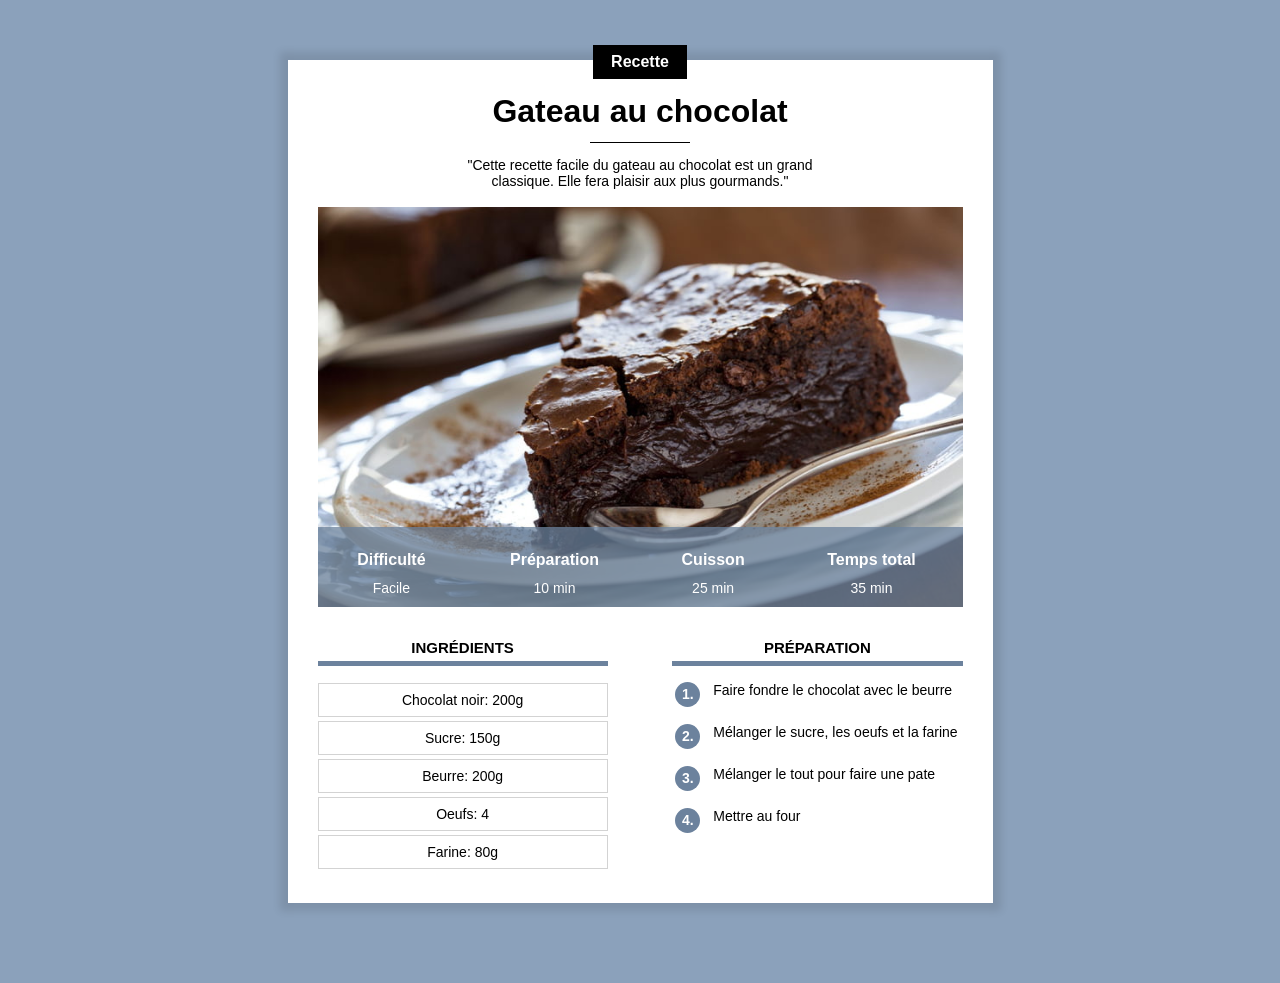
<file: index.html>
<!DOCTYPE html>
<html lang="fr">
    <head>
        <title>Gateau au chocolat</title>
        <meta charset="UTF-8">
        <meta name="viewport" content="width=device-width, initial-scale=1.0">
        <link rel="stylesheet" href="recette.css"/>
    </head>
    <body>
        

        <div class="contenu">

            <div class="centre categorie">
                <p class="categorie">Recette</p>
            </div>

            <h1>Gateau au chocolat</h1>
            <div class="separateur"></div>
            <div class="centre">
                <p class="description">"Cette recette facile du gateau au chocolat est un grand classique. Elle fera plaisir aux plus gourmands."</p>
            </div>
            
            <div class="info">
                <img class="centre info" style="display: block;" src="gateau.jpg">
                
                <table class="info">
                    <tr>
                        <th>Difficulté</th>
                        <th>Préparation</th>
                        <th>Cuisson</th>
                        <th>Temps total</th>
                    </tr>
                    <tr>
                        <td>Facile</td>
                        <td>10 min</td>
                        <td>25 min</td>
                        <td>35 min</td>
                    </tr>
                </table>
            </div>

            <div>
                <div class="colonne1 colonne">
                    <h2>Ingrédients</h2>
                    <div class="ingredients">
                        <p>Chocolat noir: 200g</p>
                        <p>Sucre: 150g</p>
                        <p>Beurre: 200g</p>
                        <p>Oeufs: 4</p>
                        <p>Farine: 80g</p>
                    </div>
                </div>
                <div class="colonne2 colonne">
                    <h2>Préparation</h2>
                    <table class="preparation">
                        <tr><td><p class="numero">1.</p></td><td class="preparation_etape">Faire fondre le chocolat avec le beurre</td></tr>
                        <tr><td><p class="numero">2.</p></td><td class="preparation_etape">Mélanger le sucre, les oeufs et la farine</td></tr>
                        <tr><td><p class="numero">3.</p></td><td class="preparation_etape">Mélanger le tout pour faire une pate</td></tr>
                        <tr><td><p class="numero">4.</p></td><td class="preparation_etape">Mettre au four</td></tr> 
                    </table>
                </div>
            </div>
        </div>
    </body>
</html>
</file>
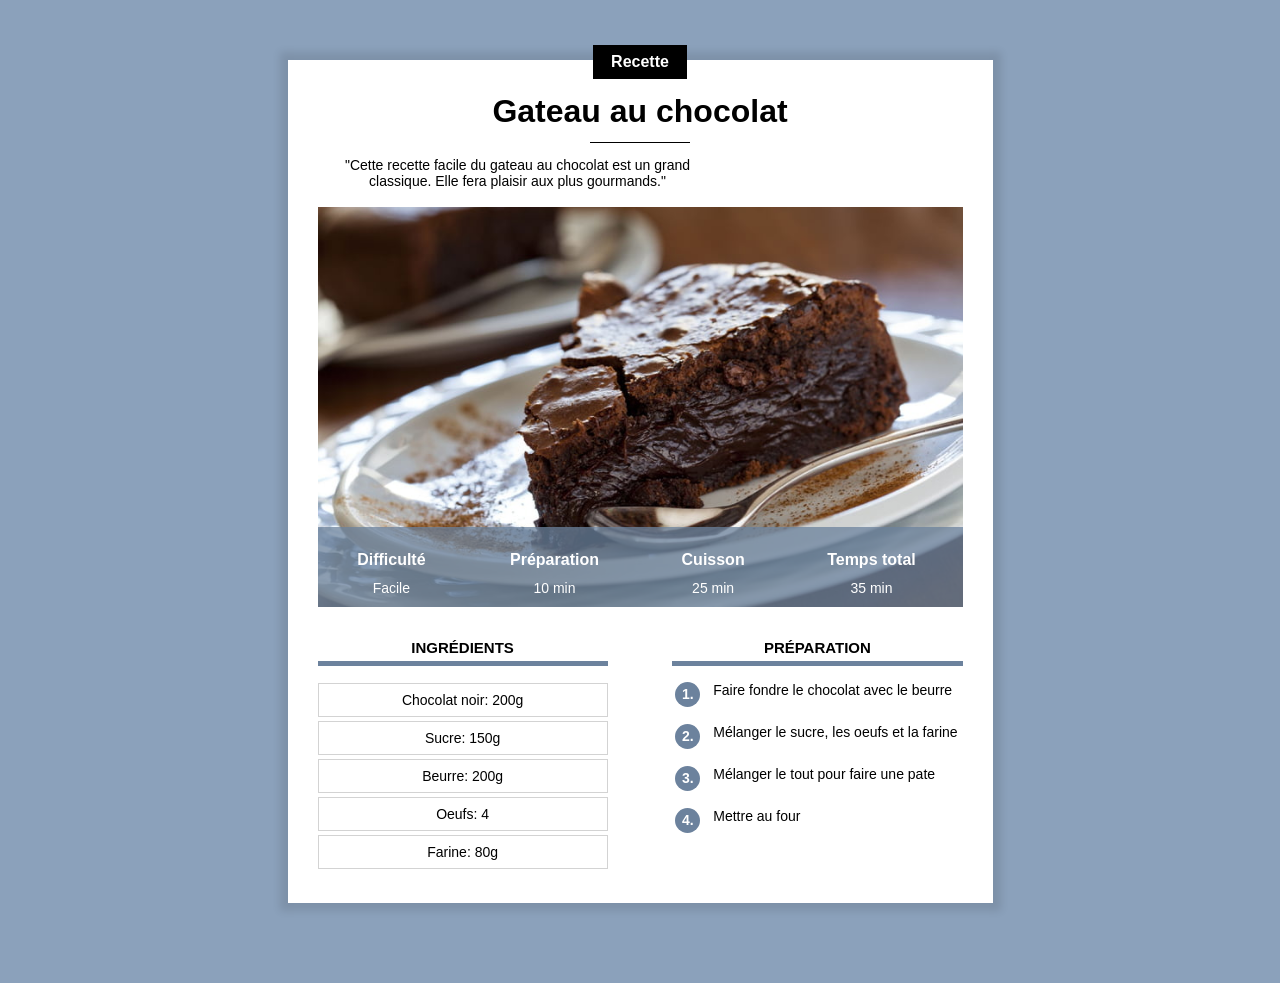
<file: recette_gateau_chocolat.html>
<!DOCTYPE html>
<html lang="fr">
    <head>
        <title>Gateau au chocolat</title>
        <meta charset="UTF-8">
        <meta name="viewport" content="width=device-width, initial-scale=1.0">
        <link rel="stylesheet" href="recette.css"/>
    </head>
    <body>
        

        <div class="contenu">

            <div class="centre categorie">
                <p class="categorie">Recette</p>
            </div>

            <h1>Gateau au chocolat</h1>
            <div class="separateur"></div>
            <div class="description">
                <p class="description">"Cette recette facile du gateau au chocolat est un grand classique. Elle fera plaisir aux plus gourmands."</p>
            </div>
            
            <div class="info">
                <img class="centre info" style="display: block;" src="gateau.jpg">
                
                <table class="info">
                    <tr>
                        <th>Difficulté</th>
                        <th>Préparation</th>
                        <th>Cuisson</th>
                        <th>Temps total</th>
                    </tr>
                    <tr>
                        <td>Facile</td>
                        <td>10 min</td>
                        <td>25 min</td>
                        <td>35 min</td>
                    </tr>
                </table>
            </div>

            <div>
                <div class="colonne1 colonne">
                    <h2>Ingrédients</h2>
                    <div class="ingredients">
                        <p>Chocolat noir: 200g</p>
                        <p>Sucre: 150g</p>
                        <p>Beurre: 200g</p>
                        <p>Oeufs: 4</p>
                        <p>Farine: 80g</p>
                    </div>
                </div>
                <div class="colonne2 colonne">
                    <h2>Préparation</h2>
                    <table class="preparation">
                        <tr><td><p class="numero">1.</p></td><td class="preparation_etape">Faire fondre le chocolat avec le beurre</td></tr>
                        <tr><td><p class="numero">2.</p></td><td class="preparation_etape">Mélanger le sucre, les oeufs et la farine</td></tr>
                        <tr><td><p class="numero">3.</p></td><td class="preparation_etape">Mélanger le tout pour faire une pate</td></tr>
                        <tr><td><p class="numero">4.</p></td><td class="preparation_etape">Mettre au four</td></tr> 
                    </table>
                </div>
            </div>
        </div>
    </body>
</html>
</file>
<file: recette.css>
*{
    overflow: auto;
}

body {
    background-color: #8BA1BB;
    font-family: Arial;
    margin: 0;
}

p.categorie{
    background: black;
    color: white;
    display: inline-block;
    margin-top: -15px;
    padding: 8px 18px;
    margin-bottom: 0px;
    font-weight: bold;
    font-size: 16px;
}

div.contenu{
    background-color: white;
    margin: 40px 8px 40px 8px;
    padding: 0px 8px 20px 8px;
    box-shadow: 0px 0px 8px 8px rgba(0, 0, 0, 0.1) ;
    overflow: visible;
}

h1{
    text-align: center;
    margin-bottom: 12px;
    margin-top: 10px;
}

p.description{
    text-align: center;
    max-width: 400px;
    display: inline-block;
    font-size: 14px;
}

.centre{
    text-align: center;
    width: 100%;
}

div.categorie{
    margin-bottom: 0px;
    margin-top: 0px;
    overflow: visible;
}

div.separateur{
    background-color: black;
    width: 100px;
    height: 1px;
    margin-left: auto;
    margin-right: auto;
}

div.info{
    position: relative; 
}

table.info{
    position: absolute; 
    bottom: 0; 
    width: 100%; 
    color:white;
    background-color: #6C829DC0; 
    height: 50px;
}

table.info td{
    text-align: center;
    font-size: 12px;
    vertical-align: top;
}

table.info th{
    font-size: 14px;
    vertical-align: bottom;
    padding: 8px;
}

img.info{
    display: block;
    max-height: 400px;
    object-fit: cover;
    min-height: 200px;
    background-color: lightgray;
}

div.colonne{
    width: 100%;
    margin-top: 20px;
}

div.colonne h2{
    text-align: center;
    text-transform: uppercase;
    font-size: 15px;
    border-bottom: 5px solid #6C829D;
    padding-bottom: 5px;
}

div.colonne1{
    display: inline-block;
}

div.ingredients p{
    text-align: center;
    border: 1px solid lightgray;
    font-size: 14px;
    padding: 8px 0px;
    margin-top: 4px;
    margin-bottom: 0px;
}

table.preparation p.numero{
    background-color: #6C829D;
    color: white;
    width: 25px;
    height: 25px;
    text-align: center;
    font-size: 14px;
    font-weight: bold;
    padding-top: 4px;
    box-sizing: border-box;
    border-radius: 50%;
    margin: 0px;
}

table.preparation td{
    vertical-align: top;
}

table.preparation td.preparation_etape{
    font-size: 14px;
    padding-left: 10px;
    padding-bottom: 10px;
}

table.preparation tr{
    height: 40px;    
}

/*style pour ordinateur*/
@media only screen and (min-width: 768px){
    div.contenu{
        margin: 60px 10% 80px 10%;
        padding: 0px 30px 30px 30px;
        min-width: 350px;
    }

    table.info{
        height: 80px;
    }

    table.info td{
        font-size: 14px;
    }

    table.info th{
        font-size: 16px;
    }

    div.colonne{
        width: 45%;
    }

    div.colonne1{
        margin-right: 10%;
    }

    div.colonne2{
        float: right;
    }
}

@media only screen and (min-width: 900px){
    div.contenu{
        margin-left: auto;
        margin-right: auto;
        padding: 0px 30px 30px 30px;
        width: 645px;
    }
}
</file>
